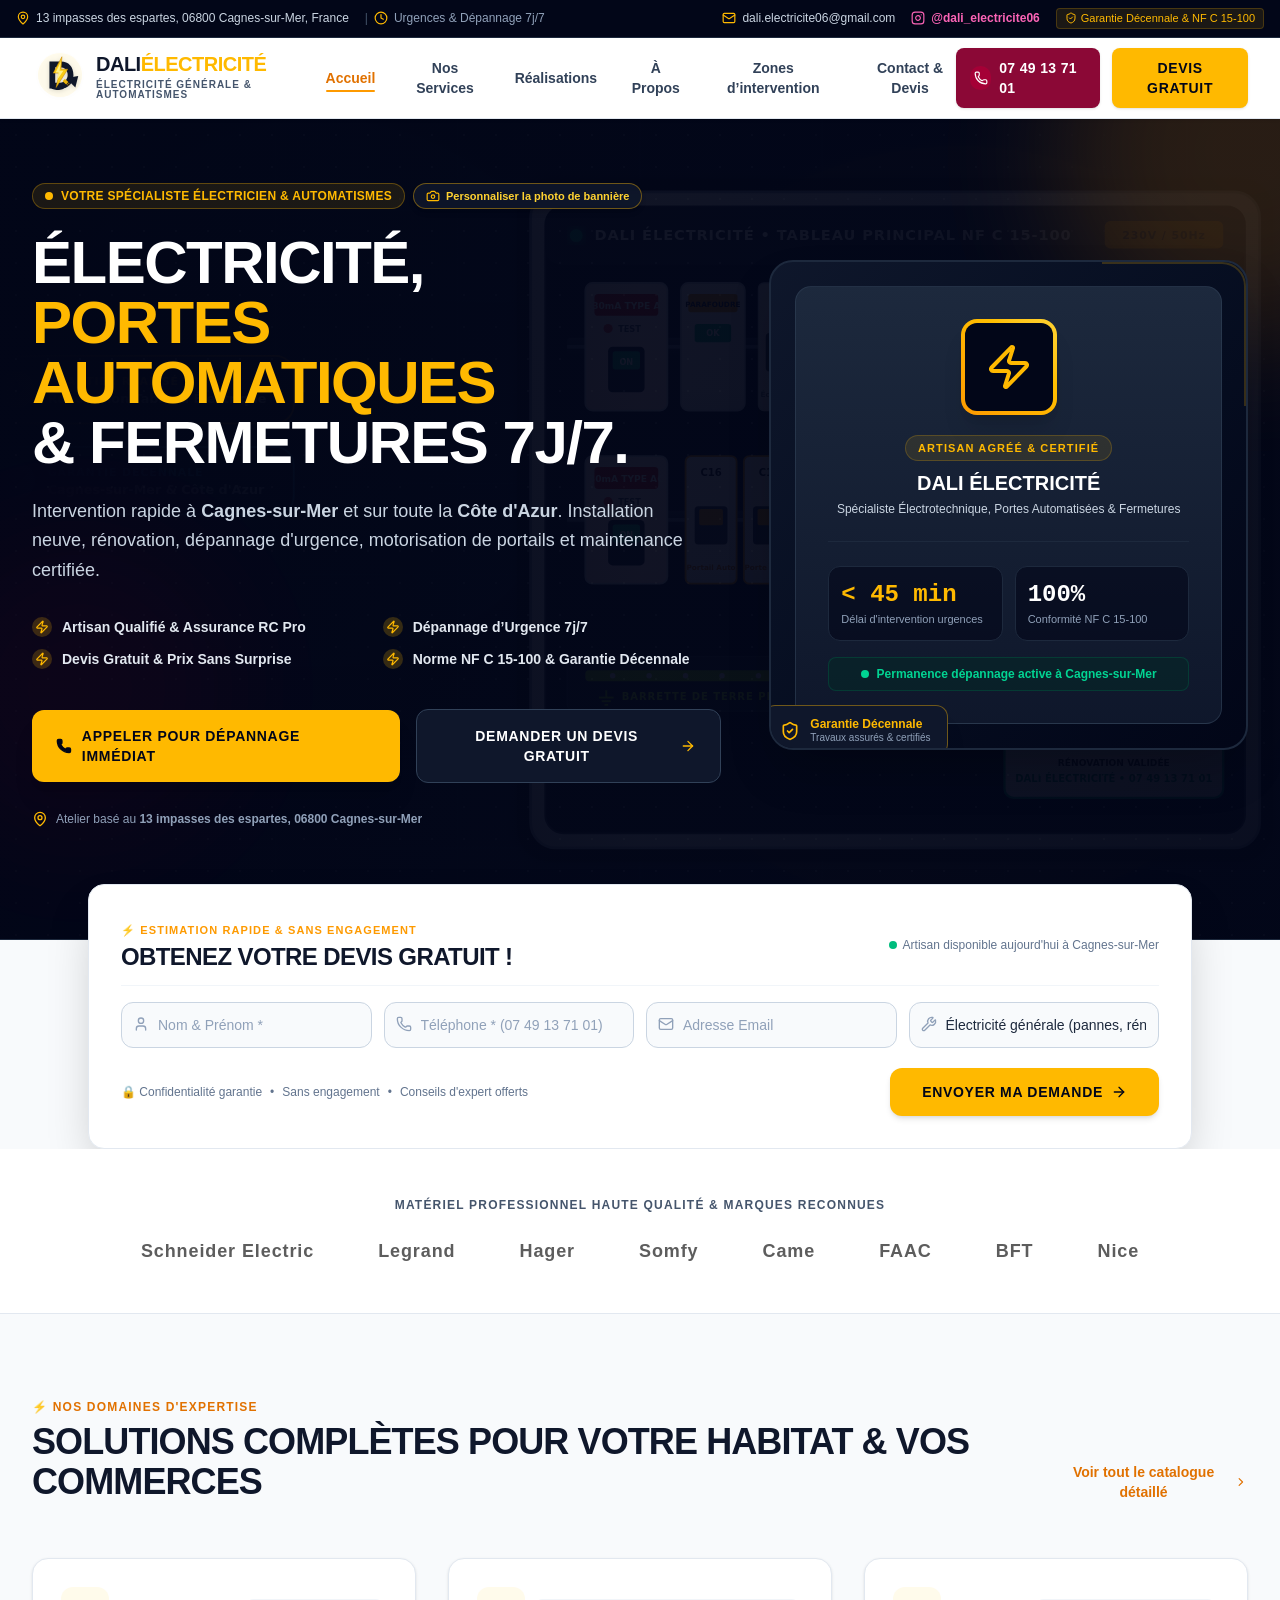
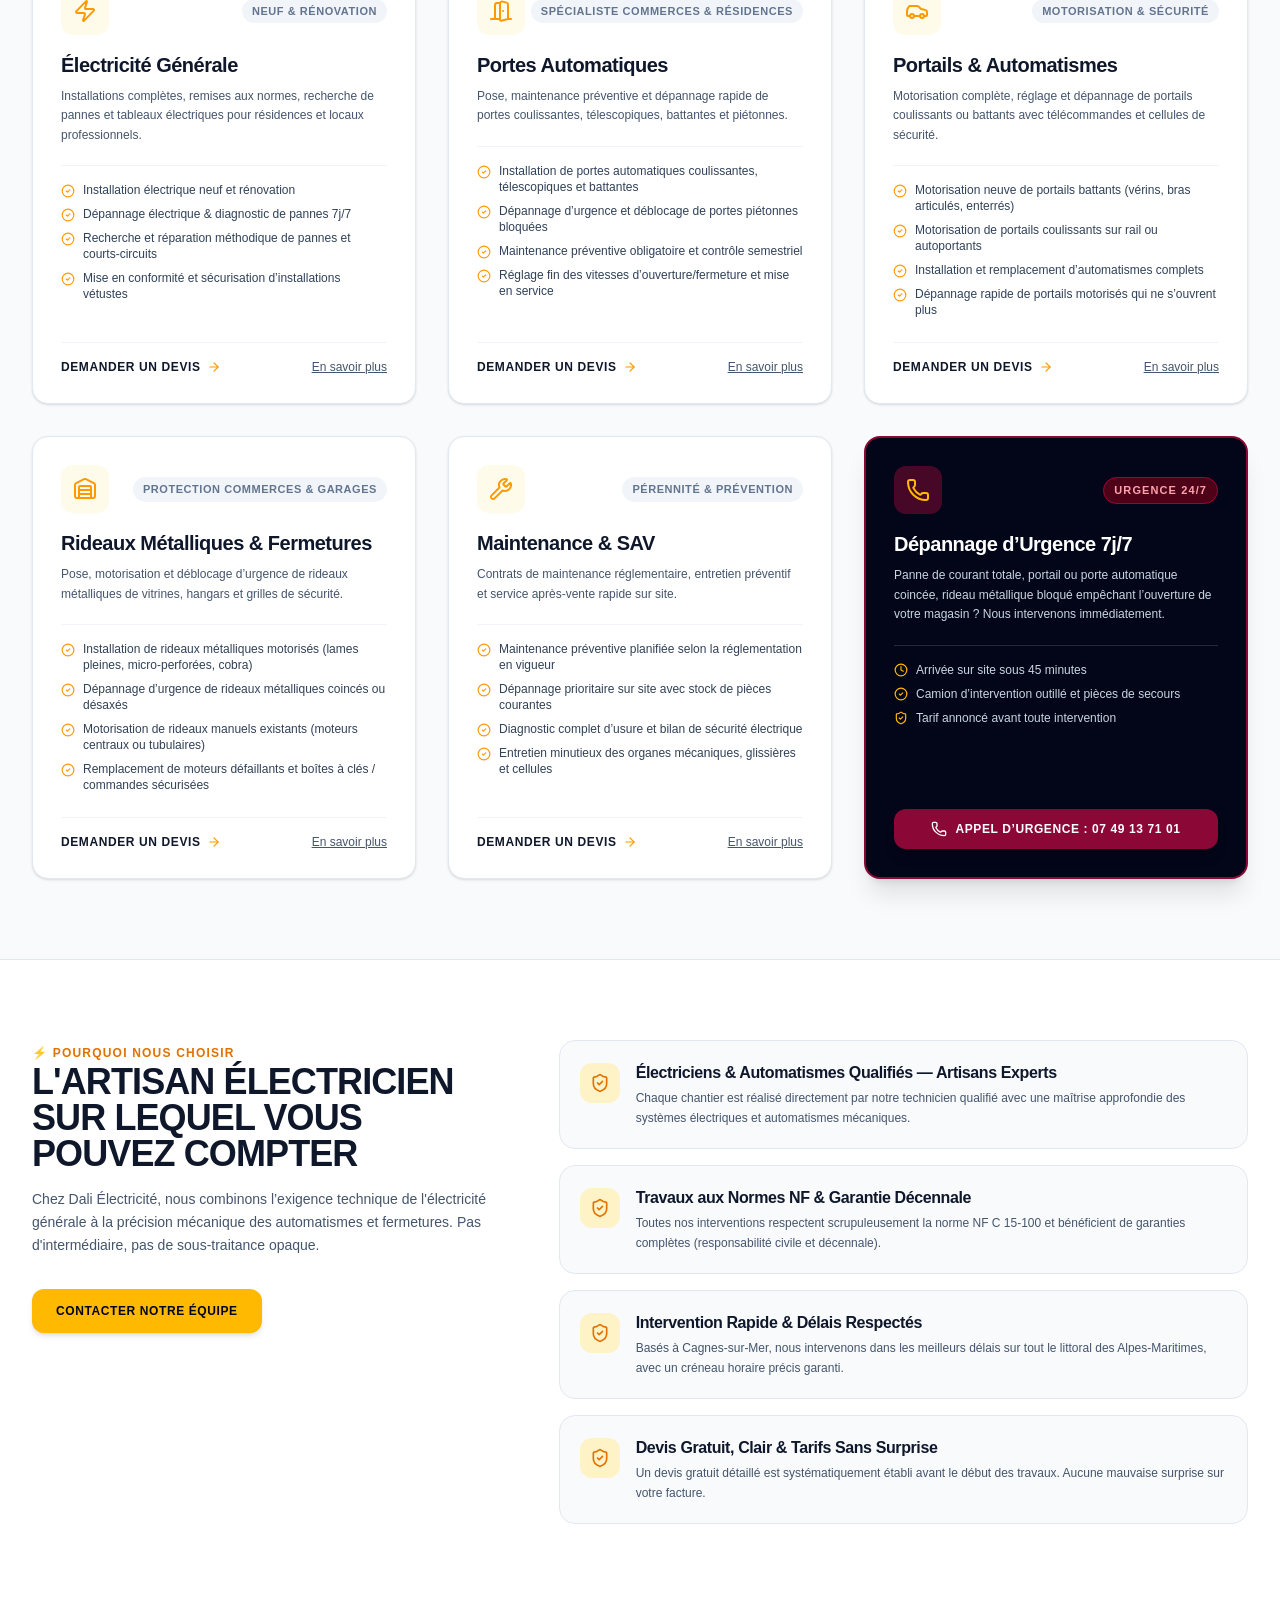
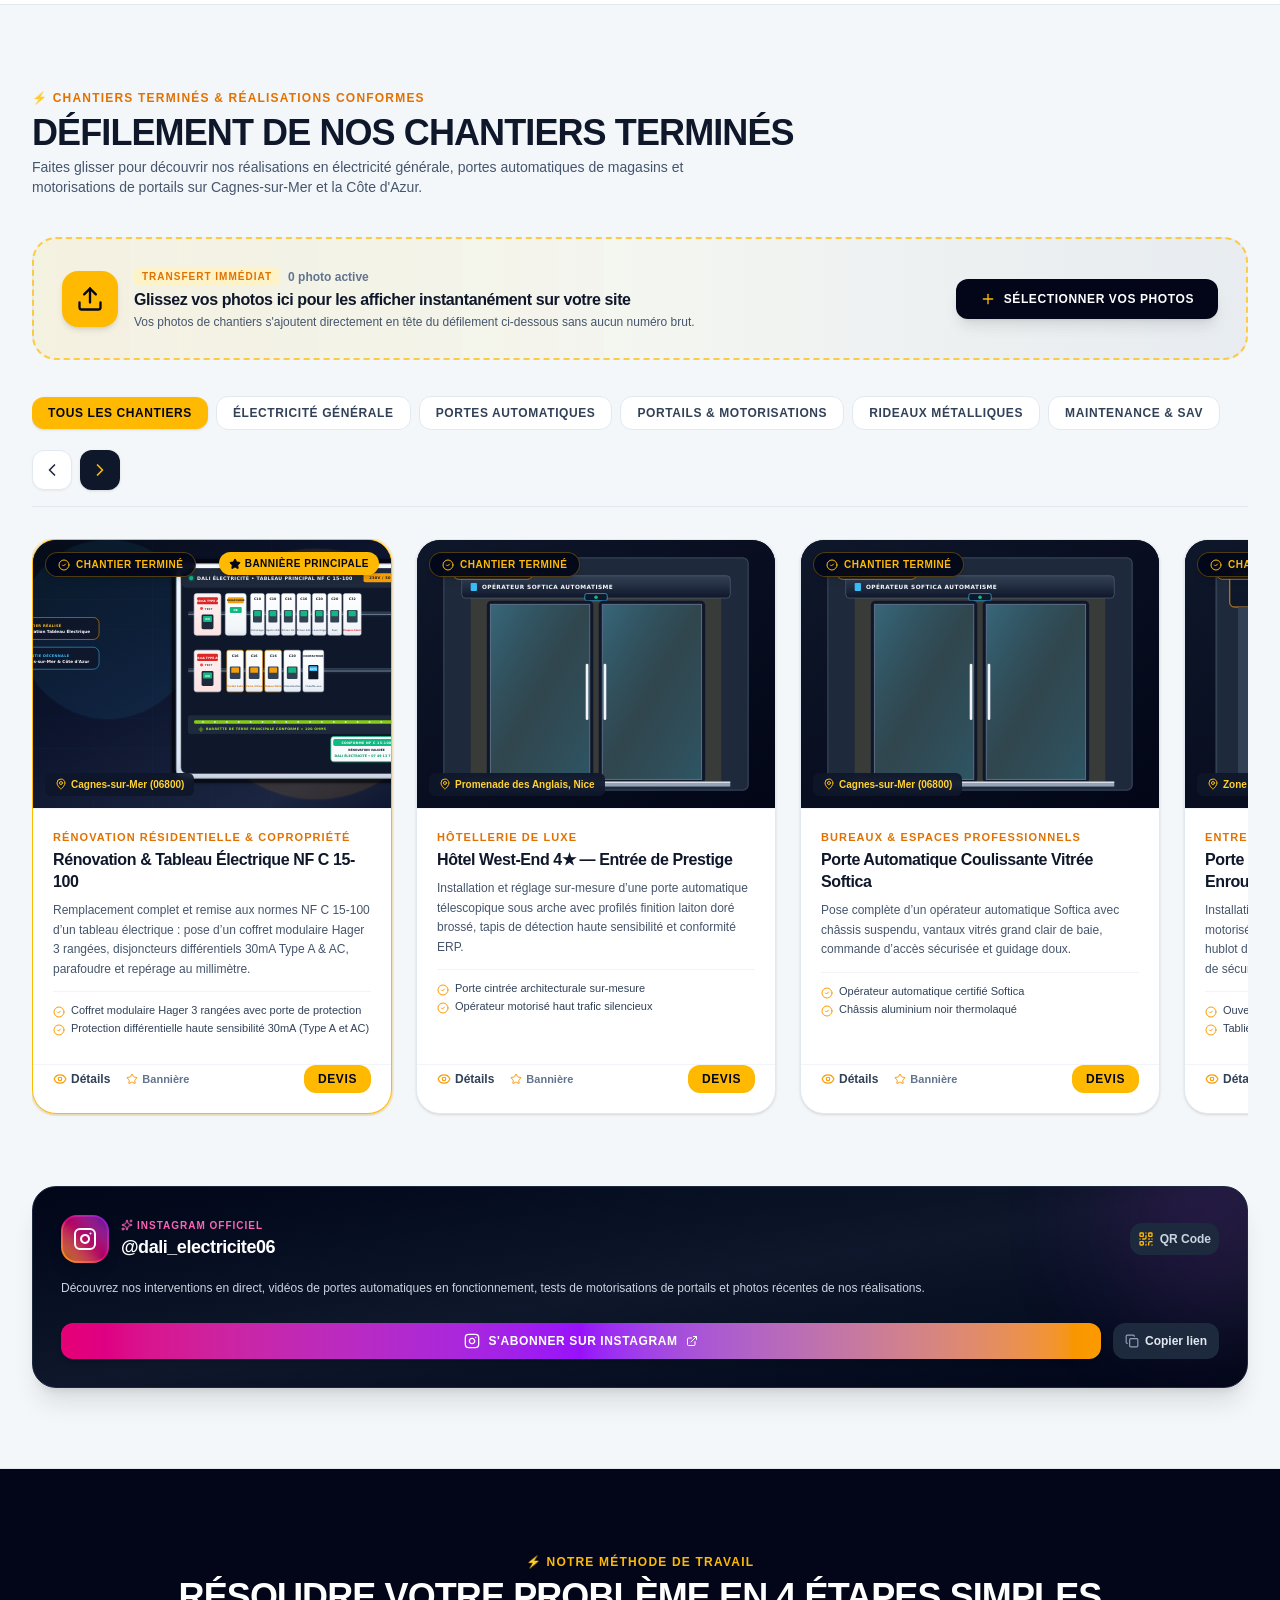
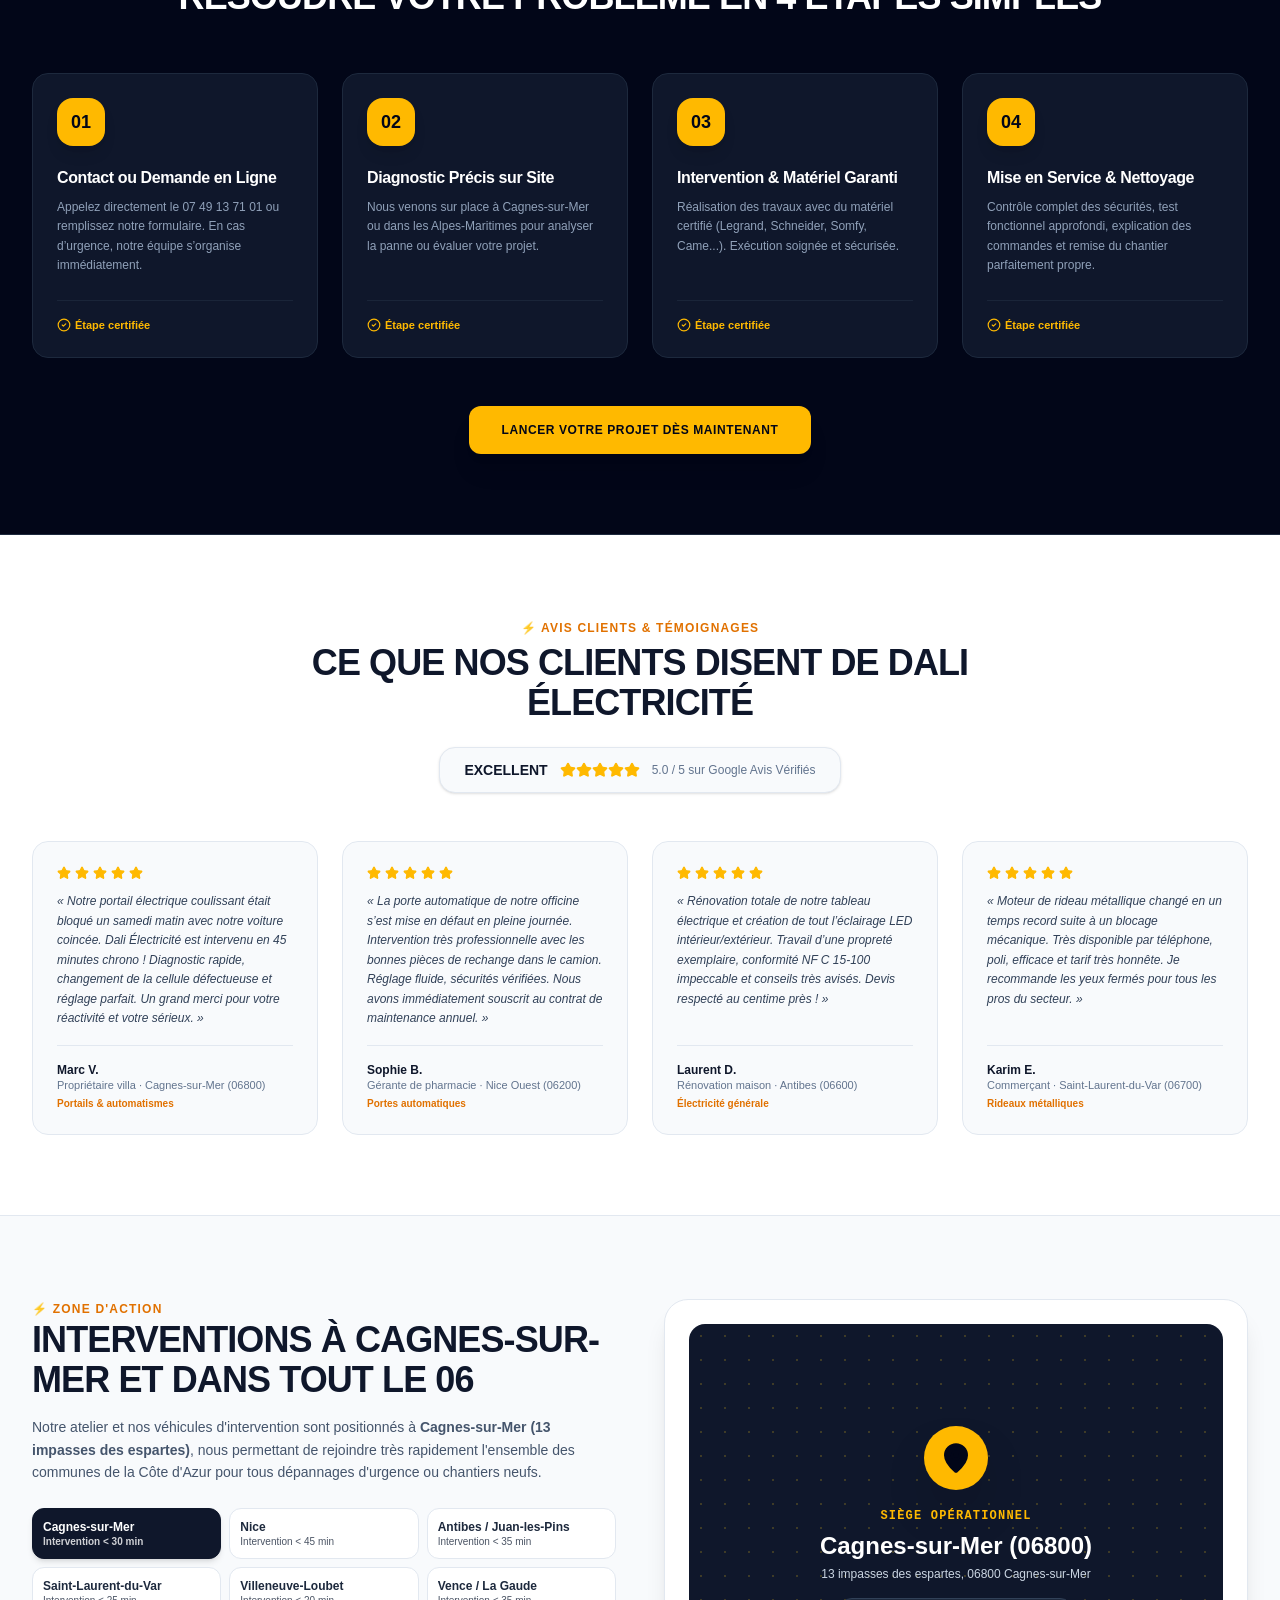
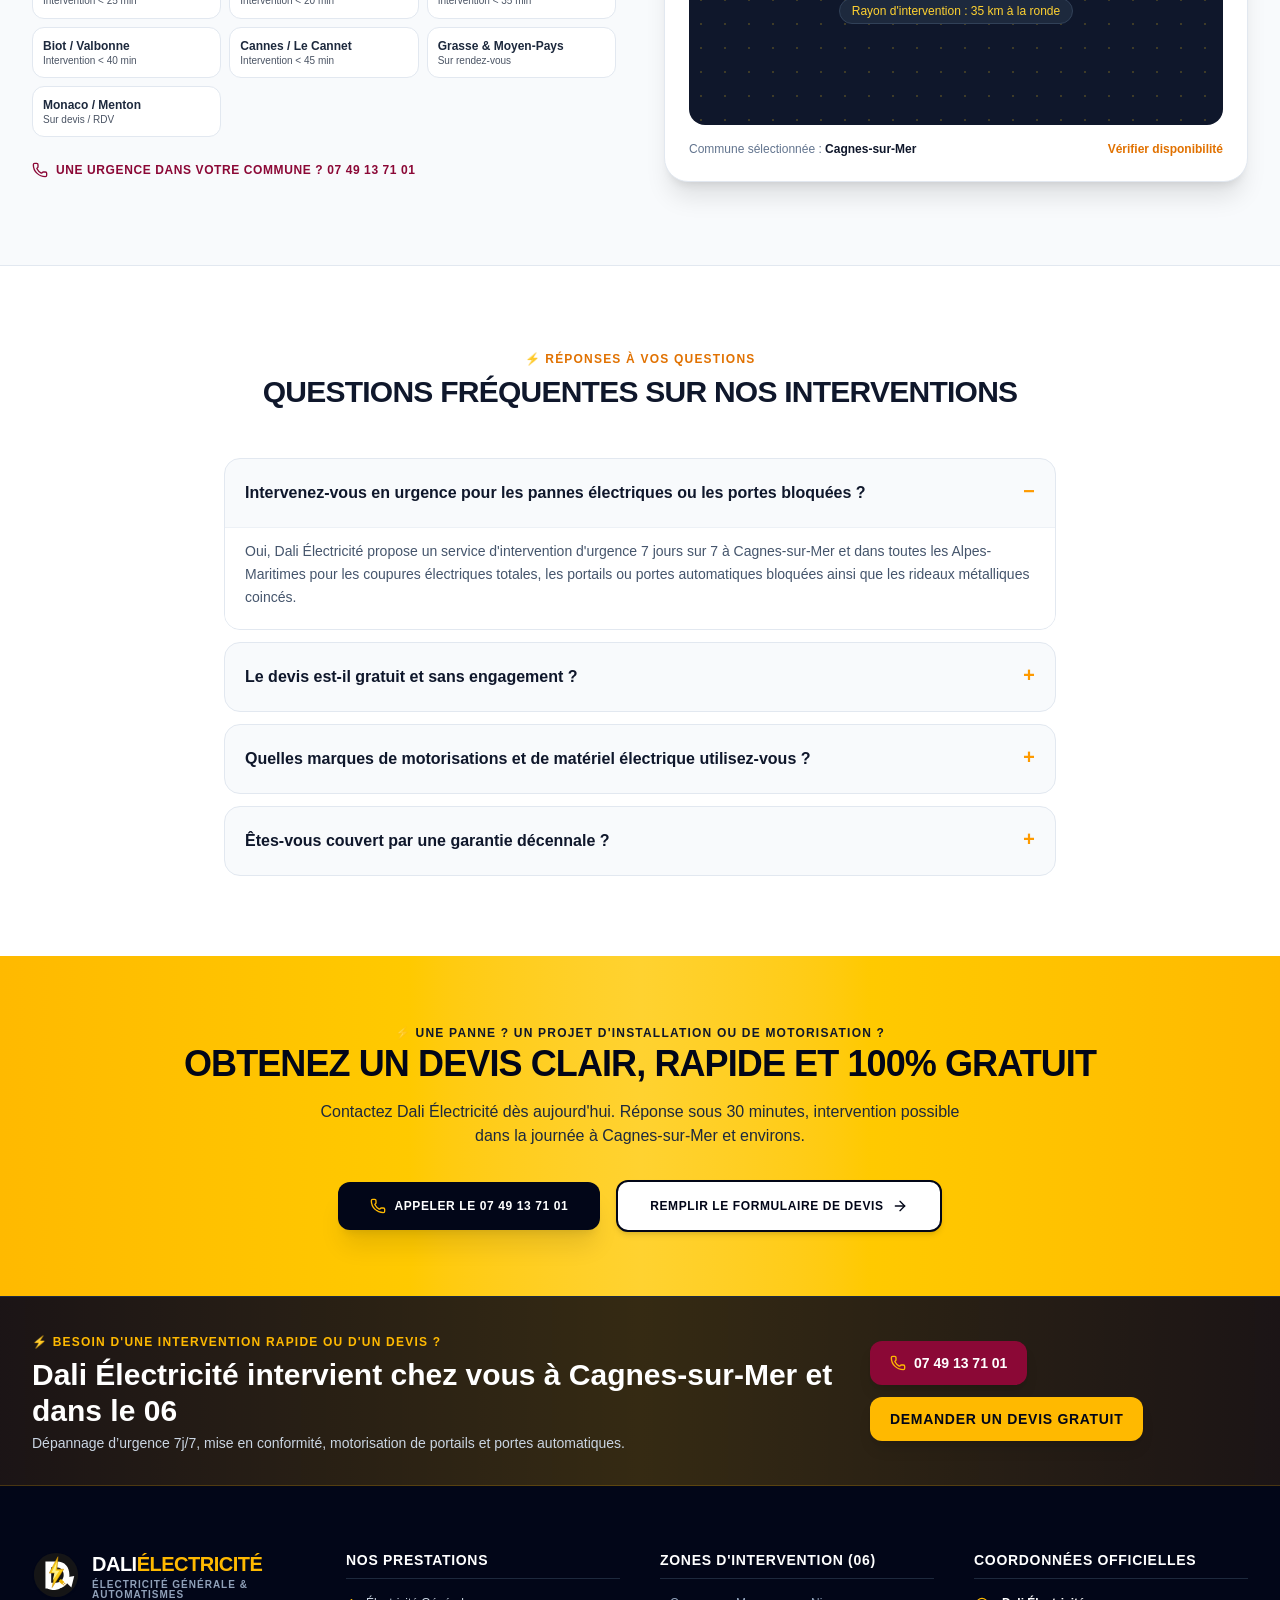
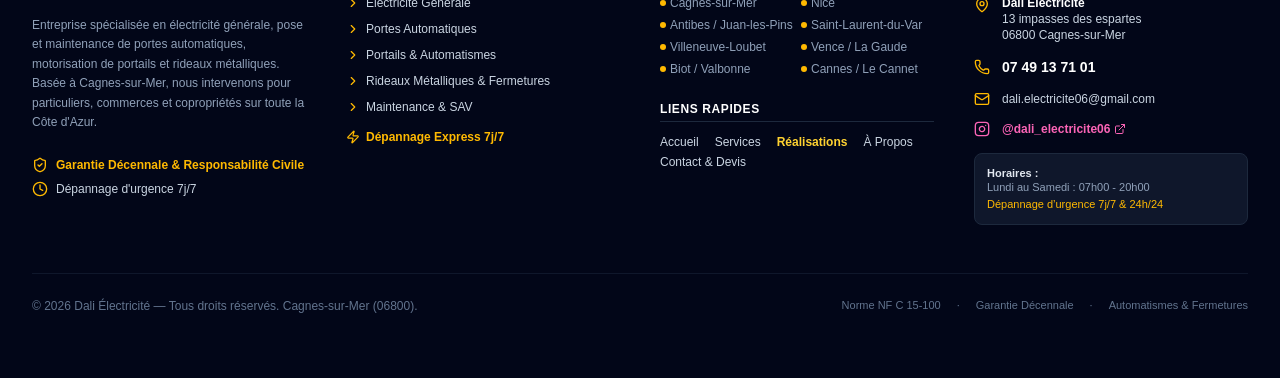
<file: index.html>
<!doctype html>
<html lang="fr" class="scroll-smooth">
  <head>
    <meta charset="UTF-8" />
    <meta name="viewport" content="width=device-width, initial-scale=1.0" />
    <title>Dali Électricité - Électricien & Automatismes Cagnes-sur-Mer</title>
    <meta name="description" content="Site officiel de Dali Électricité à Cagnes-sur-Mer. Électricité générale, portes automatiques, portails motorisés, rideaux métalliques et dépannage 7j/7." />
    <meta property="og:title" content="Dali Électricité - Électricien & Automatismes Cagnes-sur-Mer" />
    <meta property="og:description" content="Site officiel de Dali Électricité à Cagnes-sur-Mer. Électricité générale, portes automatiques, portails motorisés, rideaux métalliques et dépannage 7j/7." />
    <meta property="og:type" content="website" />
    <meta name="twitter:card" content="summary_large_image" />
    <link rel="preconnect" href="https://fonts.googleapis.com">
    <link rel="preconnect" href="https://fonts.gstatic.com" crossorigin>
    <link href="https://fonts.googleapis.com/css2?family=Plus+Jakarta+Sans:wght@400;500;600;700;800;900&family=Syne:wght@600;700;800&family=Space+Grotesk:wght@600;700&display=swap" rel="stylesheet">
    <script type="module" crossorigin src="./assets/index-0hcVwzVX.js"></script>
    <link rel="stylesheet" crossorigin href="./assets/index-BRVgQix9.css">
  </head>
  <body class="bg-slate-900 text-slate-100 antialiased font-sans selection:bg-amber-400 selection:text-black">
    <div id="root"></div>
  </body>
</html>
</file>
